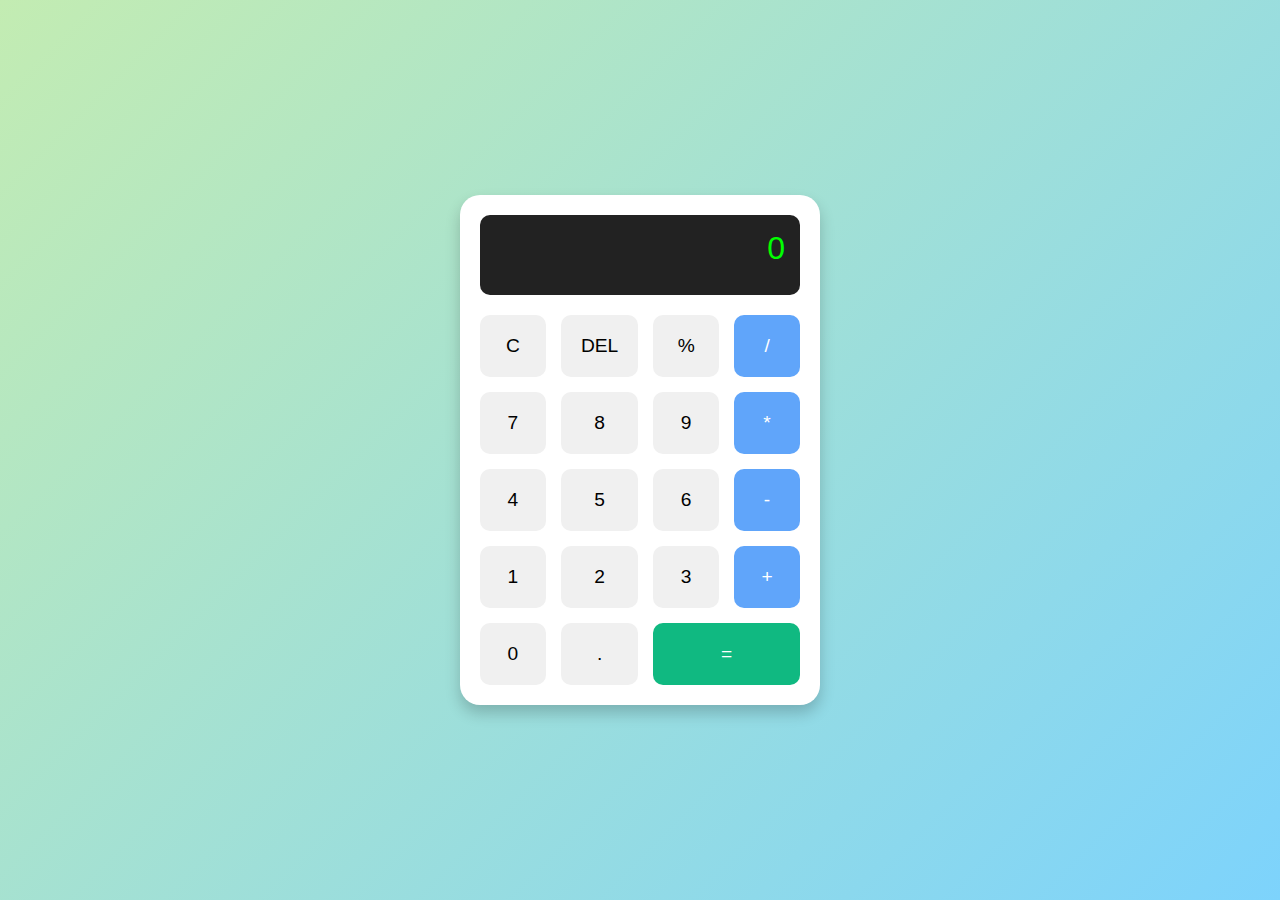
<file: Task 02/index.html>
<!DOCTYPE html>
<html lang="en">
<head>
  <meta charset="UTF-8">
  <meta name="viewport" content="width=device-width, initial-scale=1">
  <title>Simple Calculator</title>
  <link rel="stylesheet" href="style.css">
</head>
<body>
  <div class="calculator">
    <div class="display" id="display">0</div>
    <div class="buttons">
      <button class="btn" onclick="clearDisplay()">C</button>
      <button class="btn" onclick="deleteLast()">DEL</button>
      <button class="btn" onclick="appendValue('%')">%</button>
      <button class="btn operator" onclick="appendValue('/')">/</button>

      <button class="btn" onclick="appendValue('7')">7</button>
      <button class="btn" onclick="appendValue('8')">8</button>
      <button class="btn" onclick="appendValue('9')">9</button>
      <button class="btn operator" onclick="appendValue('*')">*</button>

      <button class="btn" onclick="appendValue('4')">4</button>
      <button class="btn" onclick="appendValue('5')">5</button>
      <button class="btn" onclick="appendValue('6')">6</button>
      <button class="btn operator" onclick="appendValue('-')">-</button>

      <button class="btn" onclick="appendValue('1')">1</button>
      <button class="btn" onclick="appendValue('2')">2</button>
      <button class="btn" onclick="appendValue('3')">3</button>
      <button class="btn operator" onclick="appendValue('+')">+</button>

      <button class="btn" onclick="appendValue('0')">0</button>
      <button class="btn" onclick="appendValue('.')">.</button>
      <button class="btn equal" onclick="calculate()">=</button>
    </div>
  </div>

  <script src="./script.js"></script>
</body>
</html>
</file>
<file: Task 02/style.css>
body {
  display: flex;
  justify-content: center;
  align-items: center;
  height: 100vh;
  background: linear-gradient(135deg, #c3ecb2, #7dd3fc);
  margin: 0;
  font-family: 'Segoe UI', Tahoma, Geneva, Verdana, sans-serif;
}

.calculator {
  background: #fff;
  padding: 20px;
  border-radius: 20px;
  box-shadow: 0 8px 15px rgba(0, 0, 0, 0.2);
  width: 320px;
}

.display {
  background: #222;
  color: #0f0;
  font-size: 2rem;
  text-align: right;
  padding: 15px;
  border-radius: 10px;
  margin-bottom: 20px;
  min-height: 50px;
  overflow-x: auto;
}

.buttons {
  display: grid;
  grid-template-columns: repeat(4, 1fr);
  gap: 15px;
}

.btn {
  padding: 20px;
  font-size: 1.2rem;
  border: none;
  border-radius: 10px;
  background: #f0f0f0;
  cursor: pointer;
  transition: background 0.3s;
}

.btn:hover {
  background: #d1d5db;
}

.operator {
  background: #60a5fa;
  color: white;
}

.operator:hover {
  background: #3b82f6;
}

.equal {
  background: #10b981;
  grid-column: span 2;
  color: white;
}

.equal:hover {
  background: #059669;
}
</file>
